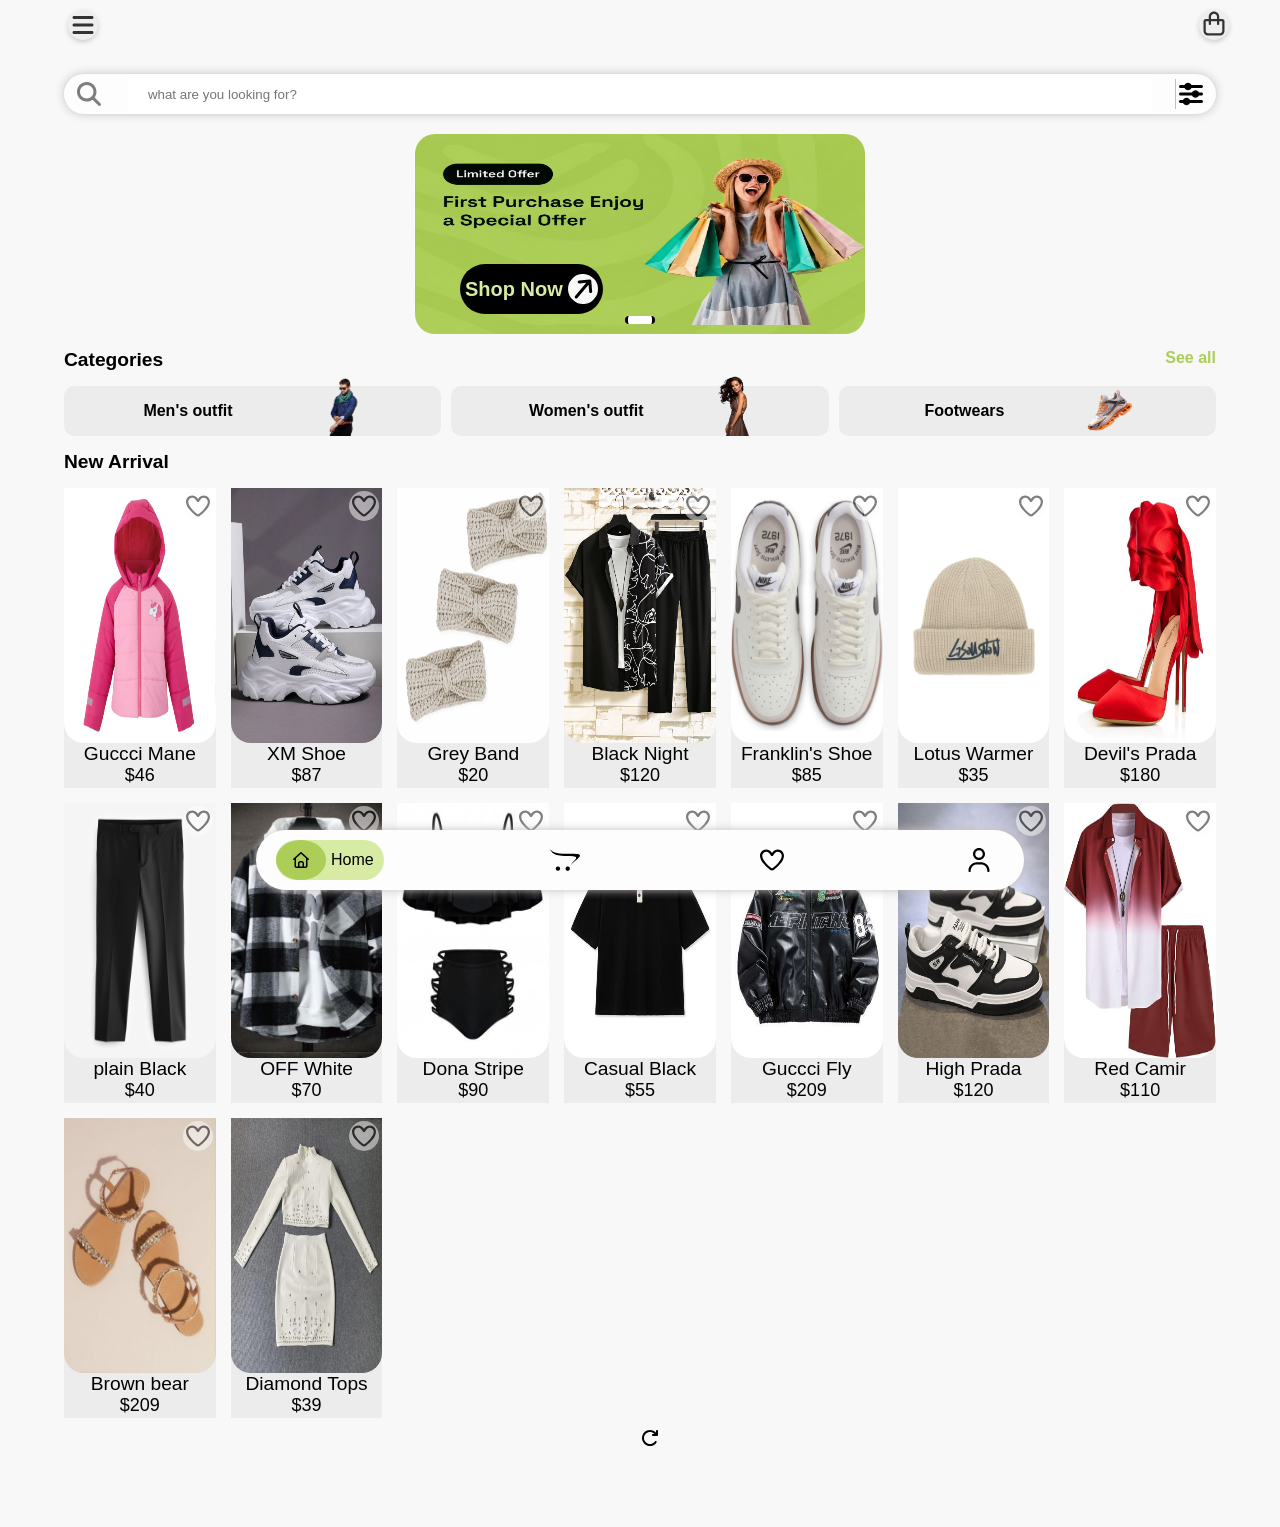
<file: index.html>
<!doctype html>
<html lang="en">
  <head>
    <meta charset="UTF-8" />
    <meta name="viewport" content="width=device-width, initial-scale=1.0" />
    <link rel="stylesheet" href="css/index.css" />
    <link rel="icon" type="image/png" href="images/juji.png">
    <title>First Purchase Enjoy a Special Offer</title>
  </head>
  <body>
    <section class="sticky"><a href="order.html"
        ><img class="sticks" src="images/bag-shopping-regular-full.svg" alt=""
      /></a></section>
      
     <details class="dropdown">
      <summary><img class="dropdown-bar" src="images/bars-solid-full.svg" alt="" /></summary>
      <div class="dropdown-fx">
        <h1>Login</h1>
      <form action="">
        <input class="input" type="text" placeholder="Username">
          <input class="input" type="password" placeholder="Password">
          <img class="privacy" src="images/eye-slash-regular-full.svg" alt="">
        <a class="login" href="index.html">Login</a>
        <a class="signup" href="index.html">Go to Signup</a>
      </form>
      </div>
     </details> 

    <div class="search">
      <section class="searchbar searchframe">
        <input
          class="searchbar"
          type="text"
          placeholder="what are you looking for?"
        />
        <img
          class="insearch mglass"
          src="images/magnifying-glass-solid-full.svg"
          alt=""
        />
        <img
          class="insearch slider"
          src="images/sliders-solid-full.svg"
          alt=""
        />
      </section>
    </div>

    <div class="hero-wrap">
      <div class="hero">
        <section></section>
        <a href="index.html" class="button">
          Shop Now <img src="images/arrow-right-solid-full.svg" alt="" />
        </a>
        <img class="hero-img" src="images/hero.png" alt="" />
      </div>
    </div>

    <div class="category">
      <section class="see-all"><span>Categories</span> <a href="category.html">See all</a></section>

      <div class="grid">
        <section>
          <p>Men's outfit</p>
          <img class="same" src="images/1men.png" alt="" />
        </section>

        <section>
          <p>Women's outfit</p>
          <img class="same" src="images/2women.png" alt="" />
        </section>

        <section>
          <p>Footwears</p>
          <img class="differ" src="images/3shoes.png" alt="" />
        </section>
      </div>
    </div>

    <div class="new-arrival">
      <section class="see-all"><span>New Arrival</span></section>

      <div class="grid-2">
        <section class="product">
          <img class="like" src="images/heart-regular-full.svg" alt="" />
          <img class="item" src="images/4.jpg" alt="" />
          <p>Guccci Mane</p>
          <span>$46</span>
        </section>

        <section class="product">
          <img class="like" src="images/heart-regular-full.svg" alt="" />
          <img class="item" src="images/5.jpg" alt="" />
          <p>XM Shoe</p>
          <span>$87</span>
        </section>

        <section class="product">
          <img class="like" src="images/heart-regular-full.svg" alt="" />
          <img class="item" src="images/6.jpg" alt="" />
          <p>Grey Band</p>
          <span>$20</span>
        </section>

        <section class="product">
          <img class="like" src="images/heart-regular-full.svg" alt="" />
          <img class="item" src="images/7.jpg" alt="" />
          <p>Black Night</p>
          <span>$120</span>
        </section>

        <section class="product">
          <img class="like" src="images/heart-regular-full.svg" alt="" />
          <img class="item" src="images/8.jpg" alt="" />
          <p>Franklin's Shoe</p>
          <span>$85</span>
        </section>

        <section class="product">
          <img class="like" src="images/heart-regular-full.svg" alt="" />
          <img class="item" src="images/9.jpg" alt="" />
          <p>Lotus Warmer</p>
          <span>$35</span>
        </section>

        <section class="product">
          <img class="like" src="images/heart-regular-full.svg" alt="" />
          <img class="item" src="images/10.jpg" alt="" />
          <p>Devil's Prada</p>
          <span>$180</span>
        </section>

        <section class="product">
          <img class="like" src="images/heart-regular-full.svg" alt="" />
          <img class="item" src="images/11.jpg" alt="" />
          <p>plain Black</p>
          <span>$40</span>
        </section>

        <section class="product">
          <img class="like" src="images/heart-regular-full.svg" alt="" />
          <img class="item" src="images/12.jpg" alt="" />
          <p>OFF White</p>
          <span>$70</span>
        </section>

        <section class="product">
          <img class="like" src="images/heart-regular-full.svg" alt="" />
          <img class="item" src="images/13.jpg" alt="" />
          <p>Dona Stripe</p>
          <span>$90</span>
        </section>

        <section class="product">
          <img class="like" src="images/heart-regular-full.svg" alt="" />
          <img class="item" src="images/14.jpg" alt="" />
          <p>Casual Black</p>
          <span>$55</span>
        </section>

        <section class="product">
          <img class="like" src="images/heart-regular-full.svg" alt="" />
          <img class="item" src="images/15.jpg" alt="" />
          <p>Guccci Fly</p>
          <span>$209</span>
        </section>

        <section class="product">
          <img class="like" src="images/heart-regular-full.svg" alt="" />
          <img class="item" src="images/16.jpg" alt="" />
          <p>High Prada</p> <span>$120</span></p>
        </section>

        <section class="product">
          <img class="like" src="images/heart-regular-full.svg" alt="" />
          <img class="item" src="images/20.jpg" alt="" />
          <p>Red Camir</p>
          <span>$110</span>
        </section>

        <section class="product">
          <img class="like" src="images/heart-regular-full.svg" alt="" />
          <img class="item" src="images/18.jpg" alt="" />
          <p>Brown bear</p>
          <span>$209</span>
        </section>

        <section class="product">
          <img class="like" src="images/heart-regular-full.svg" alt="" />
          <img class="item" src="images/21.jpg" alt="" />
          <p>Diamond Tops</p>
          <span>$39</span>
        </section>
      </div>
    </div>

    <a class="refresh" href="index.html"><img src="images/arrow-rotate-right-solid-full.svg" alt=""></a>
    
    <div class="float">
      <a class="home" href="index.html">
        <img src="images/house-regular-full.svg" alt="" />
        <span>Home</span>
      </a>

      <a href="cart.html"
        ><img src="images/opencart-brands-solid-full.svg" alt=""
      /></a>
      <a href="wishlist.html"
        ><img src="images/heart-regular-full.svg" alt=""
      /></a>
      <a href="profile.html"
        ><img src="images/user-regular-full.svg" alt=""
      /></a>
    </div>
  </body>
</html>
</file>
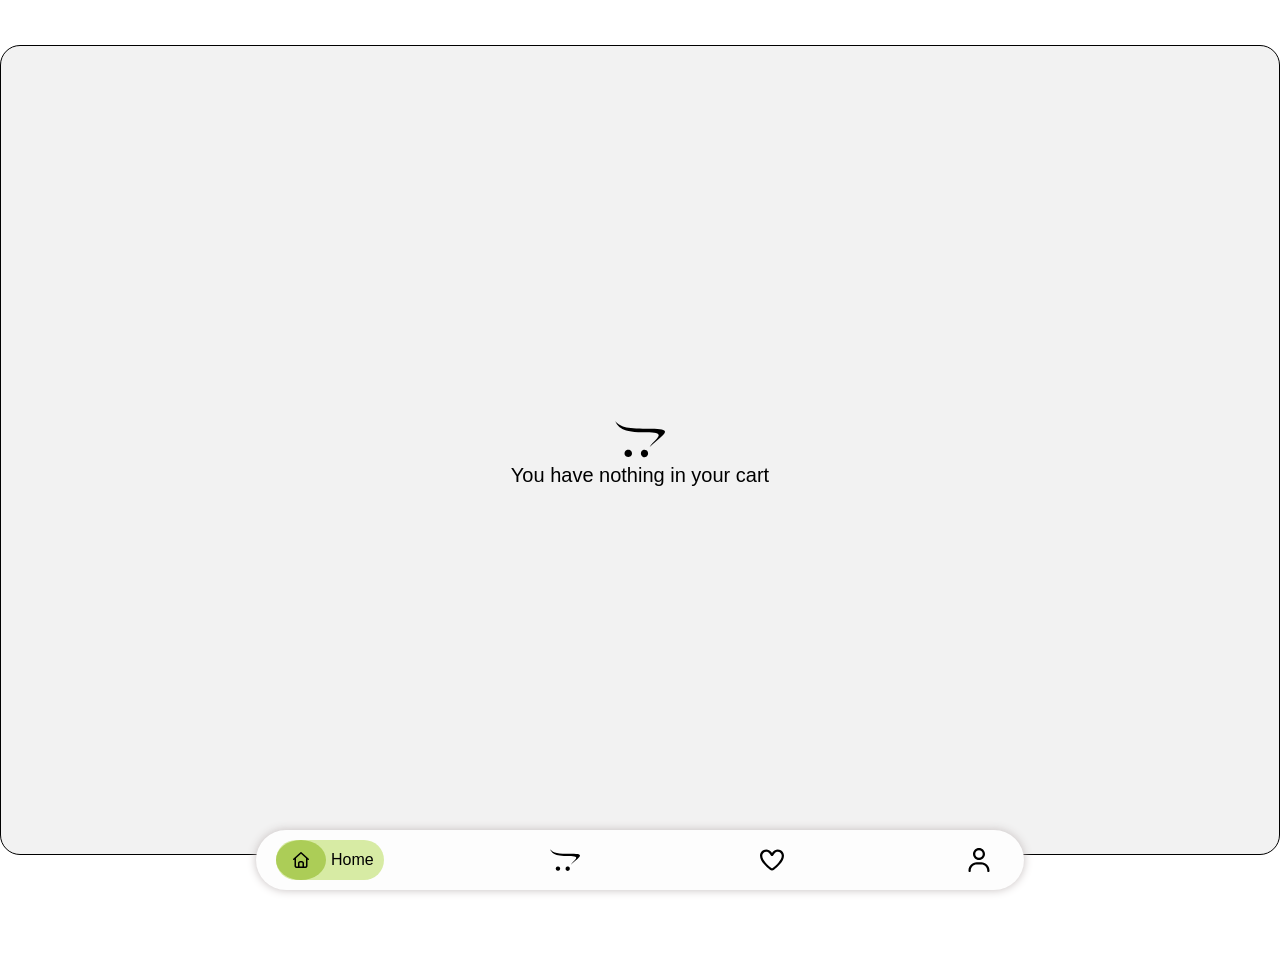
<file: cart.html>
<!doctype html>
<html lang="en">
  <head>
    <meta charset="UTF-8" />
    <meta name="viewport" content="width=device-width, initial-scale=1.0" />
    <link rel="icon" type="image/png" href="images/juji.png" />
    <link rel="stylesheet" href="css/cart.css" />
    <title>Add to Your Cart</title>
  </head>
  <body>
    <main>
      <div>
        <img src="images/opencart-brands-solid-full.svg" alt="" />
        <p>You have nothing in your cart</p>
      </div>
    </main>

    <div class="float">
      <a class="home" href="index.html">
        <img src="images/house-regular-full.svg" alt="" />
        <span>Home</span>
      </a>

      <a href="cart.html"
        ><img src="images/opencart-brands-solid-full.svg" alt=""
      /></a>
      <a href="wishlist.html"
        ><img src="images/heart-regular-full.svg" alt=""
      /></a>
      <a href="profile.html"
        ><img src="images/user-regular-full.svg" alt=""
      /></a>
    </div>
  </body>
</html>
</file>
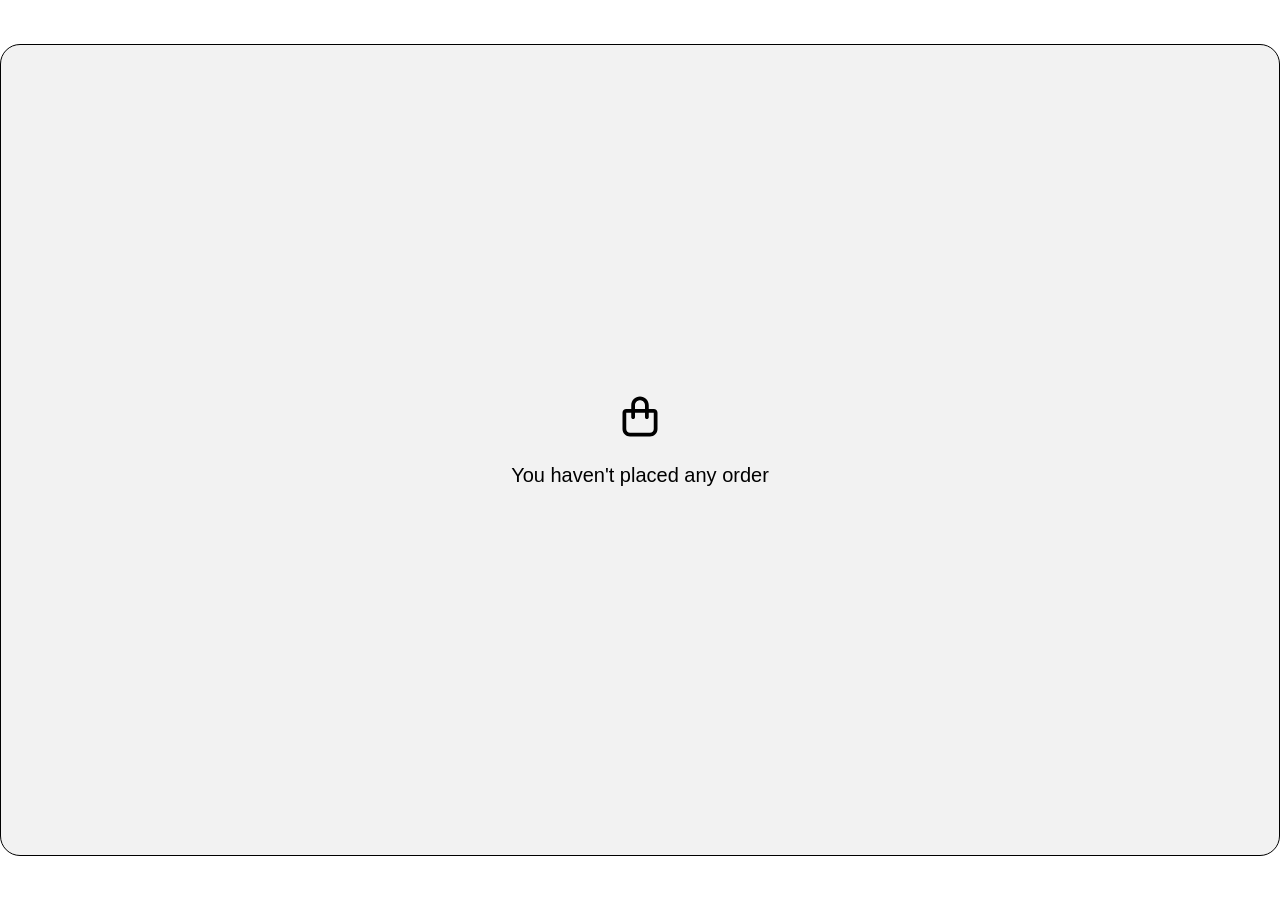
<file: order.html>
<!doctype html>
<html lang="en">
  <head>
    <meta charset="UTF-8" />
    <meta name="viewport" content="width=device-width, initial-scale=1.0" />
    <link rel="icon" type="image/png" href="images/juji.png" />
    <title>Place New Order</title>
    <style>
      body {
        height: 100dvh;
        display: flex;
        align-items: center;
        justify-content: center;
        padding: 0;
        margin: 0;
      }
      div {
        width: 100%;
        border-radius: 20px;
        border: 1px solid;
        height: 90%;
        background: #f2f2f2;
        display: flex;
        align-items: center;
        justify-content: center;
        flex-direction: column;
      }
      img {
        display: block;
        height: 50px;
        width: 50px;
      }
      p {
        font-size: 20px;
        font-weight: solid;
        font-family: "Segoe UI", Tahoma, Geneva, Verdana, sans-serif;
      }
    </style>
  </head>
  <body>
    <div>
      <img src="images/bag-shopping-regular-full.svg" alt="" />
      <p>You haven't placed any order</p>
    </div>
  </body>
</html>
</file>
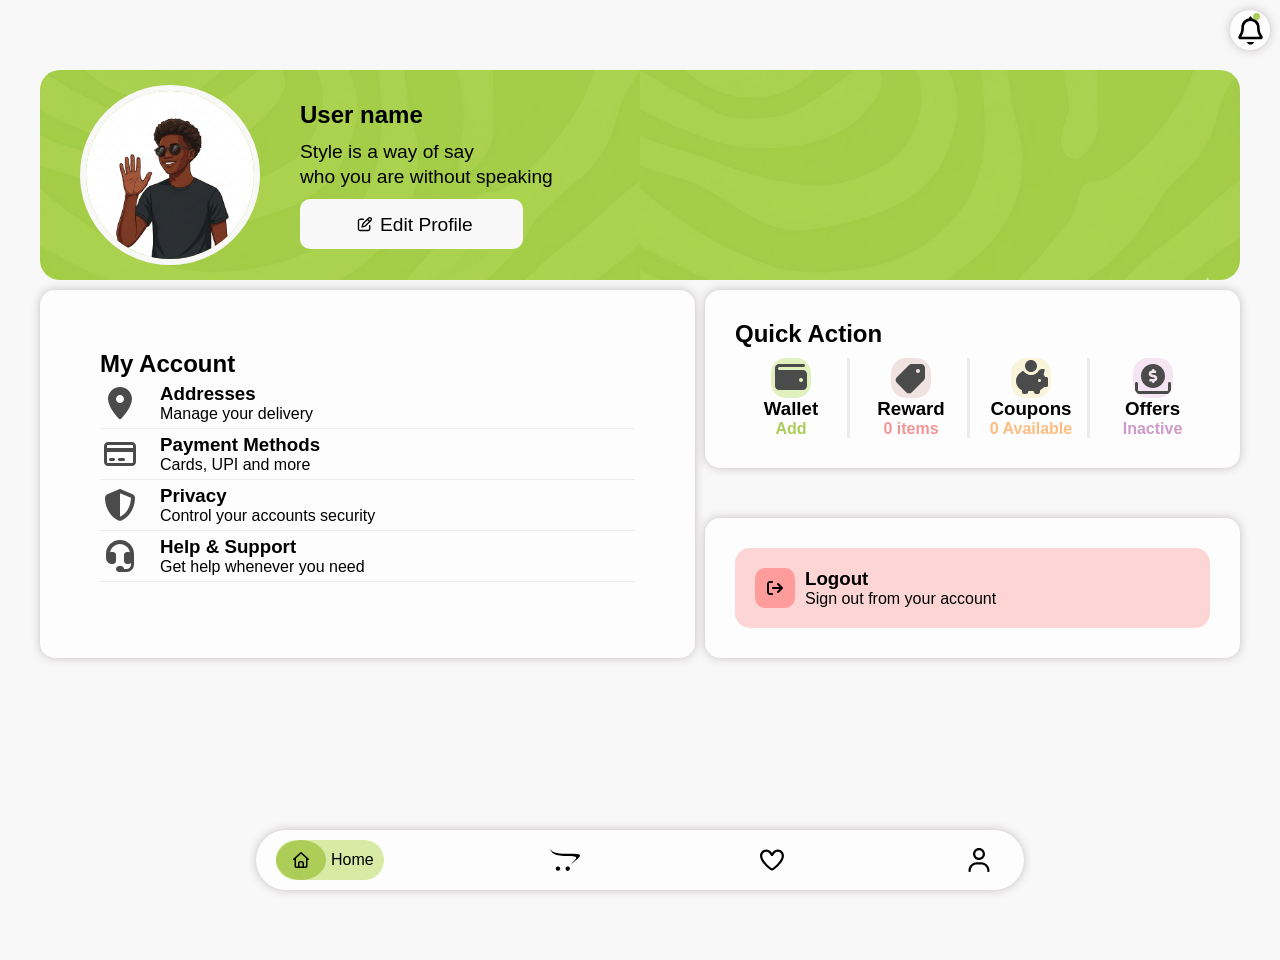
<file: profile.html>
<!doctype html>
<html lang="en">
  <head>
    <meta charset="UTF-8" />
    <meta name="viewport" content="width=device-width, initial-scale=1.0" />
    <link rel="icon" type="image/png" href="images/juji.png" />
    <link rel="stylesheet" href="css/profile.css" />
    <title>Manage Your Account</title>
  </head>
  <body>
    <main class="main">
      <a href="profile.html" class="notification">
        <img src="images/bell-regular-full.svg" alt="" />
        <span></span>
      </a>
      <div class="profile">
        <img src="images/avatar.png" alt="" />

        <section>
          <h1>User name</h1>
          <p>
            Style is a way of say <br />
            who you are without speaking
          </p>
          <a href="profile.html"
            ><img src="images/pen-to-square-regular-full.svg" alt="" />
            <p>Edit Profile</p></a
          >
        </section>
      </div>

      <div class="flex">
        <div class="setting">
          <h2>My Account</h2>
          <section>
            <img src="images/location-dot-solid-full.svg" alt="" />
            <a href="profile.html">
              <h3>Addresses</h3>
              <p>Manage your delivery</p>
            </a>
          </section>
          <section>
            <img src="images/credit-card-regular-full.svg" alt="" />
            <a href="profile.html">
              <h3>Payment Methods</h3>
              <p>Cards, UPI and more</p>
            </a>
          </section>
          <section>
            <img src="images/shield-halved-solid-full.svg" alt="" />
            <a href="profile.html">
              <h3>Privacy</h3>
              <p>Control your accounts security</p>
            </a>
          </section>
          <section>
            <img src="images/headset-solid-full.svg" alt="" />
            <a href="profile.html">
              <h3>Help & Support</h3>
              <p>Get help whenever you need</p>
            </a>
          </section>
        </div>

        <div class="quick-actions">
          <section class="actions-wrap">
            <h2>Quick Action</h2>
            <section class="actions">
              <a href="profile.html">
                <img
                  style="background: #d7eba4"
                  src="images/wallet-solid-full.svg"
                  alt=""
                />
                <h3>Wallet</h3>
                <p style="color: #accd57">Add</p>
              </a>
              <a href="profile.html">
                <img
                  style="background: #d6a3a36b; rotate: 90deg"
                  src="images/tag-solid-full.svg"
                  alt=""
                />
                <h3>Reward</h3>
                <p style="color: #e429297c">0 items</p>
              </a>
              <a href="profile.html">
                <img
                  style="background: #e7df6d57"
                  src="images/piggy-bank-solid-full.svg"
                  alt=""
                />
                <h3>Coupons</h3>
                <p style="color: #fd7d0580">0 Available</p>
              </a>
              <a href="profile.html" style="border-right: none">
                <img
                  style="background: #d897d352"
                  src="images/circle-dollar-to-slot-solid-full.svg"
                  alt=""
                />
                <h3>Offers</h3>
                <p style="color: #85057a65">Inactive</p>
              </a>
            </section>
          </section>

          <div class="logout-wrap">
            <section class="logout">
              <img
                src="images/arrow-right-from-bracket-solid-full.svg"
                alt=""
              />
              <a href="profile.html">
                <h3>Logout</h3>
                <p>Sign out from your account</p>
              </a>
            </section>
          </div>
        </div>
      </div>
    </main>

    <div class="float">
      <a class="home" href="index.html">
        <img src="images/house-regular-full.svg" alt="" />
        <span>Home</span>
      </a>

      <a href="cart.html"
        ><img src="images/opencart-brands-solid-full.svg" alt=""
      /></a>
      <a href="wishlist.html"
        ><img src="images/heart-regular-full.svg" alt=""
      /></a>
      <a href="profile.html"
        ><img src="images/user-regular-full.svg" alt=""
      /></a>
    </div>
  </body>
</html>
</file>
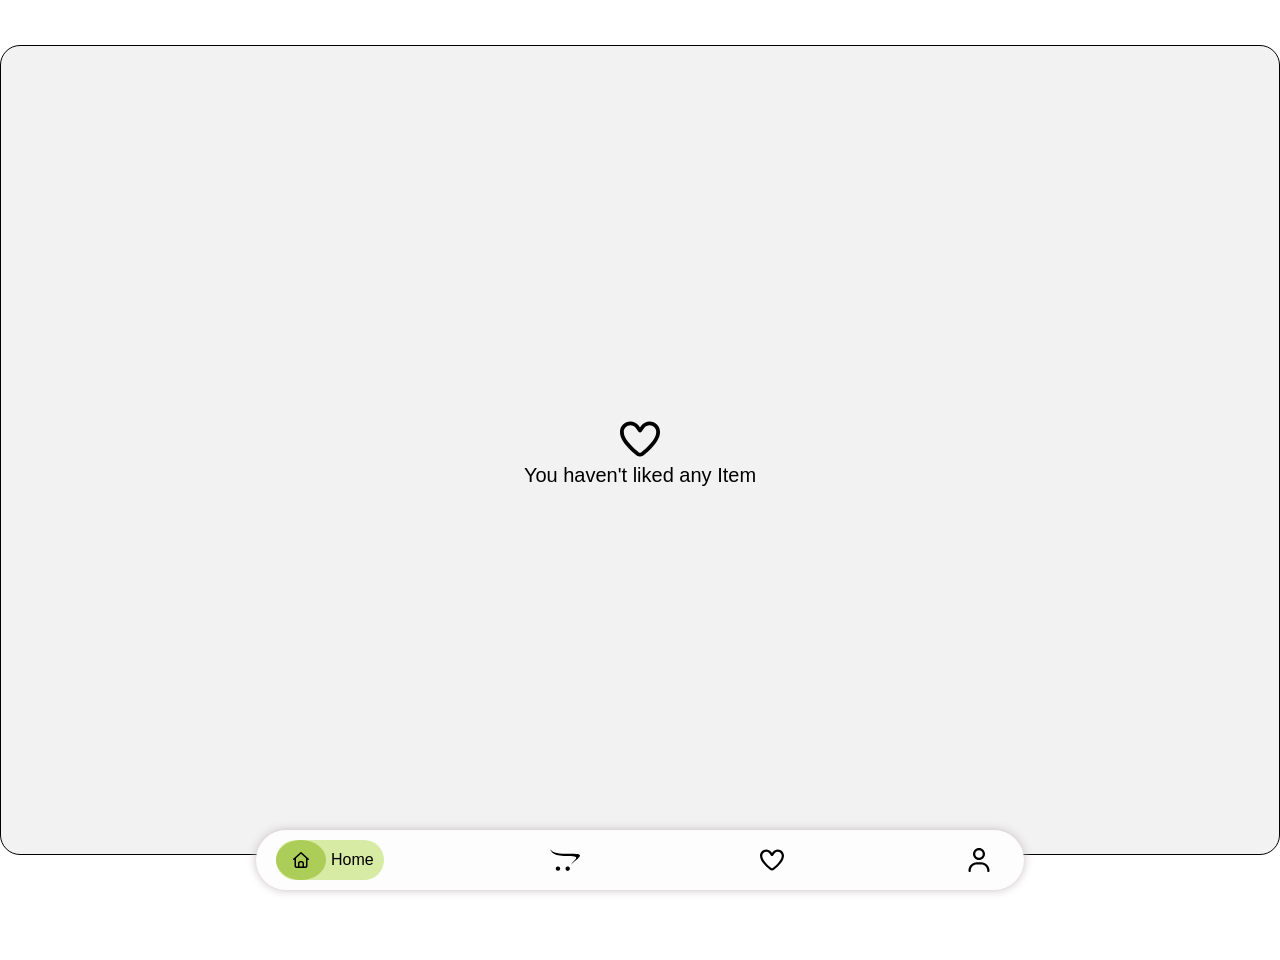
<file: wishlist.html>
<!doctype html>
<html lang="en">
  <head>
    <meta charset="UTF-8" />
    <meta name="viewport" content="width=device-width, initial-scale=1.0" />
    <link rel="icon" type="image/png" href="images/juji.png" />
    <link rel="stylesheet" href="css/wishlist.css" />
    <title>Add Items to Your Wishlist</title>
  </head>
  <body>
    <main>
      <div>
        <img src="images/heart-regular-full.svg" alt="" />
        <p>You haven't liked any Item</p>
      </div>
    </main>

    <div class="float">
      <a class="home" href="index.html">
        <img src="images/house-regular-full.svg" alt="" />
        <span>Home</span>
      </a>

      <a href="cart.html"
        ><img src="images/opencart-brands-solid-full.svg" alt=""
      /></a>
      <a href="wishlist.html"
        ><img src="images/heart-regular-full.svg" alt=""
      /></a>
      <a href="profile.html"
        ><img src="images/user-regular-full.svg" alt=""
      /></a>
    </div>
  </body>
</html>
</file>
<file: css/index.css>
* {
  font-family: "Segoe UI", Tahoma, Geneva, Verdana, sans-serif;
  -webkit-tap-highlight-color: transparent;
  margin: 0;
  padding: 0;
  box-sizing: border-box;
}

body {
  background: #f8f8f8;
  min-height: 100vh;
  padding-bottom: 10px;
  position: relative;
}

.dropdown {
  z-index: 1;
  display: flex;
  justify-content: start;
  padding: 10px 4%;
  width: 50%;
  top: 0;
  position: fixed;
  color: transparent;
}
.dropdown .dropdown-bar {
  opacity: 0.8;
  cursor: pointer;
  height: 30px;
  border-radius: 50%;
  box-shadow: 0 2px 5px #c5bebe;
  background: #ececec;
}
.dropdown .dropdown-fx {
  width: 30vw;
  padding: 10px;
  border-bottom: solid 3px #accd57;
  border-radius: 10px;
  background: #ececec;
}
@media (max-width: 800px) {
  .dropdown .dropdown-fx {
    width: 60vw;
  }
}
.dropdown .dropdown-fx form {
  position: relative;
  display: grid;
  grid-template-columns: 1fr;
  grid-template-rows: auto;
  justify-items: center;
  align-items: center;
  gap: 10px;
}
.dropdown .dropdown-fx form .input {
  padding-left: 10px;
  width: 100%;
  height: 40px;
  border: none;
  outline: none;
  background: #ececec;
  box-shadow: 0 0 10px #c5bebe inset;
}
.dropdown .dropdown-fx form .privacy {
  grid-column: 1/2;
  grid-row: 2/3;
  position: absolute;
  right: 5px;
  display: block;
  height: 20px;
  opacity: 0.5;
}
.dropdown .dropdown-fx form .login {
  display: grid;
  place-items: center;
  background: #accd57;
  width: 100%;
  height: 40px;
  font-size: 15px;
  color: black;
  text-decoration: none;
}
.dropdown .dropdown-fx form .signup {
  color: black;
  font-size: 15px;
  text-decoration: none;
}
.dropdown .dropdown-fx form .signup:hover {
  text-decoration: underline;
}
.dropdown .dropdown-fx h1 {
  text-align: center;
  color: #accd57;
}

.sticky {
  margin-left: auto;
  z-index: 1;
  display: flex;
  justify-content: end;
  padding: 10px 4%;
  width: 50%;
  position: sticky;
  top: 0;
}

.sticks {
  opacity: 0.8;
  cursor: pointer;
  height: 30px;
  border-radius: 50%;
  box-shadow: 0 2px 5px #c5bebe;
  background: #ececec;
}

.search {
  display: flex;
  justify-content: center;
  align-items: center;
  height: 50px;
  margin-top: 15px;
}
.search .searchbar {
  padding-left: 20px;
  height: 40px;
  width: 90%;
  border: none;
  outline: none;
  cursor: pointer;
}
.search .searchframe {
  display: flex;
  justify-content: center;
  align-items: center;
  position: relative;
  padding: 0 7px;
  border-radius: 50px;
  box-shadow: 0 0 10px #c5bebe;
  background: #fdfdfd;
}
.search .searchframe .insearch {
  margin: 10px;
  height: 30px;
}
.search .searchframe .insearch.mglass {
  opacity: 0.5;
  position: absolute;
  left: 0;
}
.search .searchframe .insearch.slider {
  border-left: 1px solid #c5bebe;
  position: absolute;
  right: 0;
}
.search .searchframe .insearch.slider:active {
  opacity: 0.6;
}

.hero-wrap {
  display: flex;
  justify-content: center;
  align-items: center;
  margin-top: 15px;
  height: 200px;
}

.hero {
  position: relative;
  display: flex;
  justify-content: center;
  align-items: center;
  width: 450px;
  height: 100%;
}
.hero section {
  position: absolute;
  height: 8px;
  width: 30px;
  bottom: 10px;
  border-radius: 20px;
  border-right: solid;
  border-left: solid;
  background: #fdfdfd;
}
.hero .button {
  text-decoration: none;
  display: flex;
  justify-content: center;
  align-items: center;
  position: absolute;
  bottom: 10%;
  left: 10%;
  padding: 10px 5px;
  font-size: 20px;
  font-weight: bold;
  border: none;
  border-radius: 50px;
  cursor: pointer;
  color: #d7eba4;
  background: black;
}
.hero .button:hover {
  opacity: 0.8;
}
.hero .button:active {
  transform: scale(0.98);
}
.hero .button img {
  rotate: -50deg;
  margin-left: 5px;
  background: #f8f8f8;
  height: 30px;
  border-radius: 50%;
}
.hero .hero-img {
  display: block;
  height: 100%;
  width: 100%;
  border-radius: 20px;
}

.category {
  padding: 0 5%;
  margin-top: 15px;
  display: flex;
  flex-direction: column;
  gap: 15px;
}
.category .see-all {
  display: flex;
  justify-content: space-between;
}
.category .see-all span {
  font-weight: bold;
  font-size: larger;
}
.category .see-all a {
  text-decoration: none;
  color: #accd57;
  font-weight: bold;
}
.category .see-all a:hover {
  cursor: pointer;
  text-decoration: underline;
}
.category .grid {
  gap: 10px;
  display: grid;
  grid-auto-flow: row;
  grid-template-columns: 1fr 1fr 1fr;
  grid-auto-rows: 50px;
}
.category .grid section {
  border-radius: 10px;
  font-weight: 600;
  padding-left: 5px;
  height: 100%;
  width: 100%;
  display: flex;
  justify-content: center;
  align-items: center;
  justify-content: space-evenly;
  background: #ececec;
}
.category .grid section .same {
  display: block;
  height: 120%;
  width: auto;
  margin-bottom: 10px;
}
.category .grid section .differ {
  display: block;
  height: 100%;
  width: auto;
}

.new-arrival {
  padding: 0 5%;
  margin-top: 15px;
  display: flex;
  flex-direction: column;
  gap: 15px;
}
.new-arrival .see-all {
  display: flex;
  justify-content: space-between;
}
.new-arrival .see-all span {
  font-weight: bold;
  font-size: larger;
}
.new-arrival .see-all a {
  color: #accd57;
  font-weight: bold;
}
.new-arrival .grid-2 {
  gap: 15px;
  display: grid;
  grid-auto-flow: row;
  grid-template-columns: repeat(auto-fit, minmax(150px, 1fr));
  grid-auto-rows: 300px;
}
.new-arrival .grid-2 .product {
  position: relative;
  width: 100%;
  height: 100%;
  background: #ececec;
}
.new-arrival .grid-2 .product .item {
  display: block;
  border-bottom-left-radius: 20px;
  border-bottom-right-radius: 20px;
  height: 85%;
  width: 100%;
}
.new-arrival .grid-2 .product .like {
  cursor: pointer;
  position: absolute;
  right: 3px;
  top: 3px;
  display: block;
  height: 30px;
  border-radius: 50%;
  opacity: 0.5;
  background: #fdfdfd;
}
.new-arrival .grid-2 .product .like:active {
  opacity: 1;
  background: red;
}
.new-arrival .grid-2 .product p {
  font-size: larger;
  text-align: center;
}
.new-arrival .grid-2 .product span {
  font-size: large;
  display: block;
  text-align: center;
}

.refresh {
  display: block;
  margin-top: 5px;
  padding: 5px;
}
.refresh img {
  margin-left: 50%;
  display: inline-block;
  height: 20px;
  width: auto;
}
.refresh img:active {
  animation: refresh 400ms linear;
}
@keyframes refresh {
  from {
    rotate: 0;
  }
  to {
    rotate: 360deg;
  }
}

.float {
  display: flex;
  justify-content: center;
  align-items: center;
  justify-content: space-between;
  background: #fdfdfd;
  box-shadow: 0 0 10px #c5bebe;
  height: 60px;
  border-radius: 50px;
  position: sticky;
  left: 20%;
  bottom: 10px;
  z-index: 1;
  padding: 0 20px;
  width: 60%;
}
@media (max-width: 460px) {
  .float {
    width: 90%;
    left: 5%;
  }
}
.float a {
  border-radius: 50px;
  height: 40px;
  color: black;
  text-decoration: none;
  display: flex;
  align-items: center;
}
.float .home {
  padding: 10px;
  background: #d7eba4;
}
.float .home img {
  padding: 10px;
  height: 40px;
  margin-left: -10px;
  margin-right: 5px;
  background: #accd57;
}
.float img {
  border-radius: 50%;
  z-index: 1;
  display: inline-block;
  height: 30px;
  width: 50px;
}/*# sourceMappingURL=index.css.map */
</file>
<file: css/cart.css>
* {
  font-family: "Segoe UI", Tahoma, Geneva, Verdana, sans-serif;
  -webkit-tap-highlight-color: transparent;
  margin: 0;
  padding: 0;
  box-sizing: border-box;
}

body {
  min-height: 100vh;
  position: relative;
}

main {
  height: 100vh;
  display: flex;
  align-items: center;
  justify-content: center;
  padding: 0;
  margin: 0;
}

div {
  width: 100%;
  border-radius: 20px;
  border: 1px solid;
  height: 90%;
  background: #f2f2f2;
  display: flex;
  align-items: center;
  justify-content: center;
  flex-direction: column;
}

img {
  display: block;
  height: 50px;
  width: 50px;
}

p {
  font-size: 20px;
  font-weight: solid;
  font-family: "Segoe UI", Tahoma, Geneva, Verdana, sans-serif;
}

.float {
  display: flex;
  justify-content: center;
  align-items: center;
  justify-content: space-between;
  flex-direction: row;
  background: #fdfdfd;
  box-shadow: 0 0 10px #c5bebe;
  height: 60px;
  border: none;
  border-radius: 50px;
  position: sticky;
  left: 20%;
  bottom: 10px;
  z-index: 1;
  padding: 0 20px;
  width: 60%;
}
@media (max-width: 460px) {
  .float {
    width: 90%;
    left: 5%;
  }
}
.float a {
  border-radius: 50px;
  height: 40px;
  color: black;
  text-decoration: none;
  display: flex;
  align-items: center;
}
.float .home {
  padding: 10px;
  background: #d7eba4;
}
.float .home img {
  padding: 10px;
  height: 40px;
  margin-left: -10px;
  margin-right: 5px;
  background: #accd57;
}
.float img {
  border-radius: 50%;
  z-index: 1;
  display: inline-block;
  height: 30px;
  width: 50px;
}/*# sourceMappingURL=cart.css.map */
</file>
<file: css/profile.css>
* {
  font-family: "Segoe UI", Tahoma, Geneva, Verdana, sans-serif;
  -webkit-tap-highlight-color: transparent;
  margin: 0;
  padding: 0;
  box-sizing: border-box;
}

body {
  min-height: 100vh;
  background: #f8f8f8;
  position: relative;
}

.main {
  padding: 20px 40px;
  max-width: 100%;
  min-height: 100vh;
  display: grid;
  gap: 10px;
  grid-template-columns: 1fr;
  grid-auto-rows: max-content max-content;
  position: relative;
}
@media (max-width: 350px) {
  .main {
    padding: 20px 0;
  }
}
.main .notification {
  background: #fdfdfd;
  box-shadow: 0 0 10px #c5bebe;
  position: absolute;
  top: 10px;
  right: 10px;
  height: 40px;
  width: 40px;
  border-radius: 50%;
  padding: 10px;
  display: grid;
  place-content: center;
}
.main .notification img {
  position: relative;
  display: inline-block;
  height: 35px;
  width: 35px;
}
.main .notification span {
  position: absolute;
  right: 10px;
  top: 3px;
  display: block;
  background: #accd57;
  height: 7px;
  width: 7px;
  border-radius: 50%;
}

.profile {
  padding: 15px 0;
  margin-top: 50px;
  height: max-content;
  display: flex;
  align-items: center;
  padding-left: 40px;
  background: url(../images/profile-cover.png);
  background-position: center;
  background-repeat: no-repeat;
  background-size: cover;
  border-radius: 20px;
}
@media (max-width: 540px) {
  .profile {
    flex-direction: column;
  }
}
.profile img {
  display: inline-block;
  height: 180px;
  width: 180px;
  background: #ececec;
  border-radius: 50%;
  border: 6px solid #f8f8f8;
}
.profile section {
  display: flex;
  align-items: flex-start;
  gap: 10px;
  flex-direction: column;
  margin-left: 40px;
}
.profile section p {
  font-size: larger;
  line-height: 25px;
}
.profile section a img {
  background: transparent;
  border-radius: 10px;
  display: inline-block;
  height: 30px;
  width: 30px;
}
.profile section a {
  display: flex;
  align-items: center;
  text-decoration: none;
  border-radius: 10px;
  padding: 10px 50px;
  color: black;
  background: #f8f8f8;
}
@media (max-width: 390px) {
  .profile section a {
    padding: 5px 20px;
  }
}

.flex {
  display: flex;
  gap: 10px;
}
@media (max-width: 540px) {
  .flex {
    flex-direction: column;
  }
}

.setting {
  border-radius: 15px;
  background: #fdfdfd;
  box-shadow: 0 0 10px #c5bebe;
  padding: 60px;
  flex: 0.5;
}
.setting h2 {
  margin-bottom: 5px;
}
.setting section {
  display: flex;
  align-items: center;
  gap: 20px;
  padding-bottom: 5px;
  border-bottom: 1px solid #ececec;
  margin-bottom: 5px;
}
.setting section img {
  opacity: 0.7;
  display: inline-block;
  height: 40px;
  width: 40px;
}
.setting section a {
  text-decoration: none;
  color: black;
}

.quick-actions {
  flex: 0.5;
}
.quick-actions .actions-wrap {
  background: #fdfdfd;
  box-shadow: 0 0 10px #c5bebe;
  border-radius: 15px;
  padding: 30px;
}
.quick-actions .actions {
  margin-top: 10px;
  display: grid;
  gap: 5px;
  grid-template-columns: repeat(auto-fit, minmax(80px, 1fr));
  grid-auto-rows: auto;
}
.quick-actions .actions a {
  border-right: 3px solid #ececec;
  color: black;
  text-decoration: none;
  display: inline-flex;
  flex-direction: column;
  align-items: center;
  height: 100%;
  width: 100%;
}
.quick-actions .actions a img {
  opacity: 0.7;
  display: inline-block;
  height: 40px;
  width: 40px;
  border-radius: 15px;
}
.quick-actions .actions a p {
  font-weight: 700;
}

.logout-wrap {
  margin-top: 50px;
  background: #fdfdfd;
  box-shadow: 0 0 10px #c5bebe;
  border-radius: 15px;
  padding: 30px;
}
.logout-wrap .logout {
  padding: 20px 20px;
  border-radius: 15px;
  display: flex;
  gap: 10px;
  align-items: center;
  background: rgba(255, 0, 0, 0.1568627451);
}
.logout-wrap .logout img {
  background: rgba(255, 0, 0, 0.274);
  display: inline-block;
  height: 40px;
  width: 40px;
  padding: 10px;
  border-radius: 10px;
}
.logout-wrap .logout a {
  text-decoration: none;
  color: black;
}
@media (max-width: 897px) {
  .logout-wrap .logout a p {
    display: none;
  }
}

.float {
  display: flex;
  justify-content: center;
  align-items: center;
  justify-content: space-between;
  background: #fdfdfd;
  box-shadow: 0 0 10px #c5bebe;
  height: 60px;
  border-radius: 50px;
  position: sticky;
  left: 20%;
  bottom: 10px;
  z-index: 1;
  padding: 0 20px;
  width: 60%;
}
@media (max-width: 450px) {
  .float {
    width: 80%;
    left: 10%;
  }
}
@media (max-width: 335px) {
  .float {
    width: 90%;
    left: 5%;
  }
}
.float a {
  border-radius: 50px;
  height: 40px;
  color: black;
  text-decoration: none;
  display: flex;
  align-items: center;
}
.float .home {
  padding: 10px;
  background: #d7eba4;
}
.float .home img {
  padding: 10px;
  height: 40px;
  margin-left: -10px;
  margin-right: 5px;
  background: #accd57;
}
.float img {
  border-radius: 50%;
  z-index: 1;
  display: inline-block;
  height: 30px;
  width: 50px;
} /*# sourceMappingURL=profile.css.map */
</file>
<file: css/wishlist.css>
* {
  font-family: "Segoe UI", Tahoma, Geneva, Verdana, sans-serif;
  -webkit-tap-highlight-color: transparent;
  margin: 0;
  padding: 0;
  box-sizing: border-box;
}

body {
  min-height: 100vh;
  position: relative;
}

main {
  height: 100vh;
  display: flex;
  align-items: center;
  justify-content: center;
  padding: 0;
  margin: 0;
}

div {
  width: 100%;
  border-radius: 20px;
  border: 1px solid;
  height: 90%;
  background: #f2f2f2;
  display: flex;
  align-items: center;
  justify-content: center;
  flex-direction: column;
}

img {
  display: block;
  height: 50px;
  width: 50px;
}

p {
  font-size: 20px;
  font-weight: solid;
  font-family: "Segoe UI", Tahoma, Geneva, Verdana, sans-serif;
}

.float {
  display: flex;
  justify-content: center;
  align-items: center;
  justify-content: space-between;
  flex-direction: row;
  background: #fdfdfd;
  box-shadow: 0 0 10px #c5bebe;
  height: 60px;
  border: none;
  border-radius: 50px;
  position: sticky;
  left: 20%;
  bottom: 10px;
  z-index: 1;
  padding: 0 20px;
  width: 60%;
}
@media (max-width: 460px) {
  .float {
    width: 90%;
    left: 5%;
  }
}
.float a {
  border-radius: 50px;
  height: 40px;
  color: black;
  text-decoration: none;
  display: flex;
  align-items: center;
}
.float .home {
  padding: 10px;
  background: #d7eba4;
}
.float .home img {
  padding: 10px;
  height: 40px;
  margin-left: -10px;
  margin-right: 5px;
  background: #accd57;
}
.float img {
  border-radius: 50%;
  z-index: 1;
  display: inline-block;
  height: 30px;
  width: 50px;
}/*# sourceMappingURL=wishlist.css.map */
</file>
